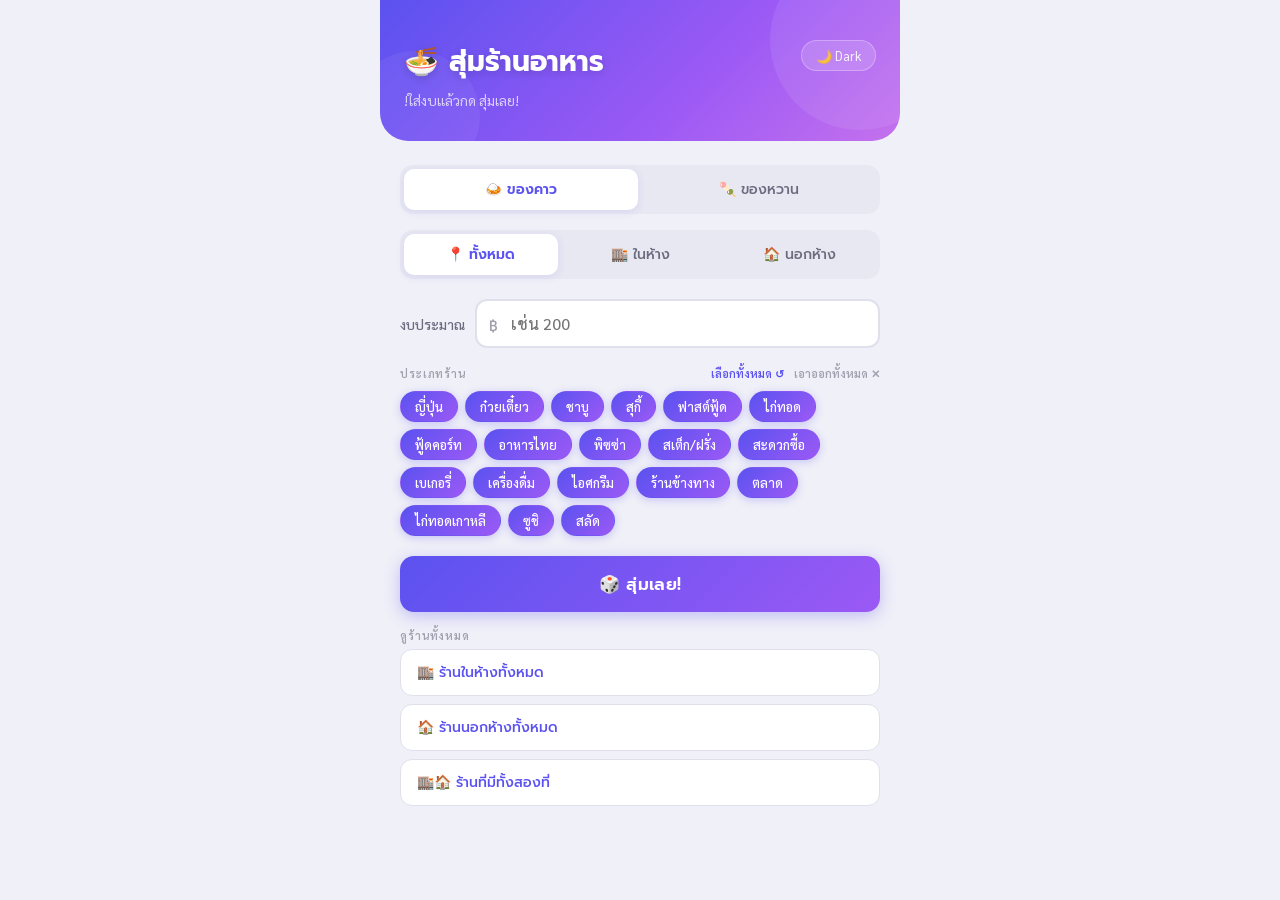
<file: index.html>
<!DOCTYPE html>
<html lang="th">
<head>
  <meta charset="UTF-8">
  <meta name="viewport" content="width=device-width, initial-scale=1.0">
  <title>สุ่มร้านอาหาร</title>
  <link rel="stylesheet" href="food_randomizer.css">
</head>
<body>
  <div class="wrap">

    <!-- Hero -->
    <div class="hero">
      <div class="top-bar">
        <h1>🍜 สุ่มร้านอาหาร</h1>
        <button class="dark-toggle" id="darkBtn" onclick="toggleDark()">🌙 Dark</button>
      </div>
      <p class="sub">!ใส่งบแล้วกด สุ่มเลย!</p>
    </div>

    <!-- Content -->
    <div class="content">

      <div class="mode-tabs">
        <button class="mode-tab active" id="tab-savory" onclick="switchType('savory')">🍛 ของคาว</button>
        <button class="mode-tab" id="tab-sweet" onclick="switchType('sweet')">🍡 ของหวาน</button>
      </div>

      <div class="mode-tabs" style="margin-bottom:1.25rem">
        <button class="mode-tab active" id="loc-all" onclick="switchLocation('all')">📍 ทั้งหมด</button>
        <button class="mode-tab" id="loc-mall" onclick="switchLocation('mall')">🏬 ในห้าง</button>
        <button class="mode-tab" id="loc-outside" onclick="switchLocation('outside')">🏠 นอกห้าง</button>
      </div>

      <div class="input-row">
        <label>งบประมาณ</label>
        <div class="budget-wrap">
          <span>฿</span>
          <input type="number" id="budget" placeholder="เช่น 200" min="1" />
        </div>
      </div>

      <div style="display:flex;justify-content:space-between;align-items:center;margin-bottom:8px">
        <p class="section-label" style="margin-bottom:0">ประเภทร้าน</p>
        <div style="display:flex;gap:10px"><button onclick="resetAllCats()" 
          style="font-size:11px;font-family:'Sarabun',sans-serif;background:none;border:none;color:var(--accent);cursor:pointer;font-weight:600;padding:2px 0;">เลือกทั้งหมด ↺</button><button 
          onclick="clearAllCats()"
          style="font-size:11px;font-family:'Sarabun',sans-serif;background:none;border:none;color:var(--text-muted);cursor:pointer;font-weight:600;padding:2px 0;">เอาออกทั้งหมด ✕</button></div>
      </div>
      <div class="tags" id="tags"></div>

      <button class="spin-btn" onclick="spin()">🎲 สุ่มเลย!</button>

      <p class="list-btns-label">ดูร้านทั้งหมด</p>
      <div class="list-btns">
        <button class="mall-btn" onclick="openAllByLocation('mall')">🏬 ร้านในห้างทั้งหมด</button>
        <button class="mall-btn" onclick="openAllByLocation('outside')">🏠 ร้านนอกห้างทั้งหมด</button>
        <button class="mall-btn" onclick="openAllByLocation('both')">🏬🏠 ร้านที่มีทั้งสองที่</button>
      </div>

      <div id="results"></div>

    </div>
  </div>

  <script src="food_randomizer.js"></script>
  <script>
    function toggleDark() {
      const isDark = document.body.classList.toggle('dark');
      document.getElementById('darkBtn').textContent = isDark ? '☀️ Light' : '🌙 Dark';
      localStorage.setItem('theme', isDark ? 'dark' : 'light');
    }
    if (localStorage.getItem('theme') === 'dark') {
      document.body.classList.add('dark');
      document.getElementById('darkBtn').textContent = '☀️ Light';
    }
  </script>
</body>
</html>
</file>
<file: food_randomizer.css>
@import url('https://fonts.googleapis.com/css2?family=Sarabun:wght@400;500;600&family=Prompt:wght@500;600;700&display=swap');

* {
  box-sizing: border-box;
  margin: 0;
  padding: 0;
}

:root {
  --bg: #f0f0f8;
  --bg-card: #ffffff;
  --bg-surface: #e8e8f2;
  --bg-tab-active: #ffffff;
  --text-primary: #18181f;
  --text-secondary: #6b6b80;
  --text-muted: #a0a0b0;
  --border: #e0e0ec;
  --border-card: #ebebf5;
  --badge-bg: #f0f0f8;
  --badge-color: #6b6b80;
  --badge-border: #e0e0ec;
  --accent: #5b52f0;
  --accent-2: #9b59f5;
  --accent-hover: #f0eeff;
  --mall-btn-bg: #ffffff;
  --shadow-tab: 0 2px 8px rgba(91,82,240,0.12);
  --shadow-card: 0 2px 16px rgba(91,82,240,0.06);
  --shadow-btn: 0 4px 16px rgba(91,82,240,0.32);
}

body.dark {
  --bg: #0d0d14;
  --bg-card: #161620;
  --bg-surface: #1f1f2e;
  --bg-tab-active: #2a2a3e;
  --text-primary: #eeeef8;
  --text-secondary: #9090a8;
  --text-muted: #55556a;
  --border: #2a2a3e;
  --border-card: #22223a;
  --badge-bg: #1f1f2e;
  --badge-color: #9090a8;
  --badge-border: #2a2a3e;
  --accent: #8b84ff;
  --accent-2: #b07aff;
  --accent-hover: #1a1a2e;
  --mall-btn-bg: #161620;
  --shadow-tab: 0 2px 8px rgba(0,0,0,0.4);
  --shadow-card: 0 2px 16px rgba(0,0,0,0.3);
  --shadow-btn: 0 4px 16px rgba(139,132,255,0.28);
}

body {
  font-family: 'Sarabun', sans-serif;
  background: var(--bg);
  color: var(--text-primary);
  min-height: 100vh;
  display: flex;
  justify-content: center;
  padding: 0 0 3rem 0;
  transition: background 0.3s, color 0.3s;
}

.wrap {
  max-width: 520px;
  width: 100%;
}

/* Hero header */
.hero {
  background: linear-gradient(135deg, #5b52f0 0%, #9b59f5 60%, #c471ed 100%);
  padding: 2.5rem 1.5rem 2rem;
  margin-bottom: 1.5rem;
  position: relative;
  overflow: hidden;
  border-radius: 0 0 28px 28px;
}

.hero::before {
  content: '';
  position: absolute;
  top: -50px; right: -50px;
  width: 180px; height: 180px;
  background: rgba(255,255,255,0.08);
  border-radius: 50%;
}

.hero::after {
  content: '';
  position: absolute;
  bottom: -40px; left: -30px;
  width: 130px; height: 130px;
  background: rgba(255,255,255,0.05);
  border-radius: 50%;
}

.top-bar {
  display: flex;
  justify-content: space-between;
  align-items: flex-start;
  margin-bottom: 0.5rem;
  position: relative;
  z-index: 1;
}

h1 {
  font-family: 'Prompt', sans-serif;
  font-size: 28px;
  font-weight: 700;
  color: #fff;
  text-shadow: 0 2px 8px rgba(0,0,0,0.15);
}

.sub {
  font-size: 14px;
  color: rgba(255,255,255,0.72);
  position: relative;
  z-index: 1;
}

.dark-toggle {
  background: rgba(255,255,255,0.15);
  border: 1px solid rgba(255,255,255,0.28);
  border-radius: 20px;
  padding: 6px 14px;
  font-size: 13px;
  font-family: 'Sarabun', sans-serif;
  color: rgba(255,255,255,0.9);
  cursor: pointer;
  transition: all 0.2s;
}

.dark-toggle:hover {
  background: rgba(255,255,255,0.26);
}

/* Content */
.content {
  padding: 0 1.25rem;
}

/* Tabs */
.mode-tabs {
  display: flex;
  gap: 5px;
  margin-bottom: 1rem;
  background: var(--bg-surface);
  padding: 4px;
  border-radius: 13px;
  transition: background 0.3s;
}

.mode-tab {
  flex: 1;
  padding: 10px 12px;
  font-size: 14px;
  font-family: 'Prompt', sans-serif;
  font-weight: 500;
  border: none;
  border-radius: 10px;
  background: transparent;
  color: var(--text-secondary);
  cursor: pointer;
  transition: all 0.2s;
}

.mode-tab.active {
  background: var(--bg-tab-active);
  color: var(--accent);
  box-shadow: var(--shadow-tab);
  font-weight: 600;
}

.mode-tab:hover:not(.active) {
  color: var(--text-primary);
}

/* Input */
.input-row {
  display: flex;
  gap: 10px;
  align-items: center;
  margin-bottom: 1rem;
}

.input-row label {
  font-size: 14px;
  color: var(--text-secondary);
  white-space: nowrap;
  font-weight: 500;
}

.budget-wrap {
  position: relative;
  flex: 1;
}

.budget-wrap span {
  position: absolute;
  left: 14px;
  top: 50%;
  transform: translateY(-50%);
  font-size: 15px;
  color: var(--text-muted);
  pointer-events: none;
  font-weight: 600;
}

.budget-wrap input {
  width: 100%;
  padding: 12px 14px 12px 34px;
  font-size: 16px;
  font-family: 'Sarabun', sans-serif;
  border: 2px solid var(--border);
  border-radius: 12px;
  background: var(--bg-card);
  color: var(--text-primary);
  outline: none;
  transition: all 0.2s;
  font-weight: 500;
}

.budget-wrap input:focus {
  border-color: var(--accent);
  box-shadow: 0 0 0 4px rgba(91,82,240,0.1);
}

/* Tags */
.section-label {
  font-size: 11px;
  color: var(--text-muted);
  margin-bottom: 8px;
  letter-spacing: 0.08em;
  text-transform: uppercase;
  font-weight: 600;
}

.tags {
  display: flex;
  flex-wrap: wrap;
  gap: 7px;
  margin-bottom: 1.25rem;
}

.tag {
  padding: 6px 14px;
  border-radius: 20px;
  font-size: 13px;
  cursor: pointer;
  border: 1.5px solid var(--border);
  background: var(--bg-card);
  color: var(--text-secondary);
  transition: all 0.18s;
  font-family: 'Sarabun', sans-serif;
  font-weight: 500;
}

.tag.active {
  background: linear-gradient(135deg, var(--accent), var(--accent-2));
  border-color: transparent;
  color: #fff;
  box-shadow: 0 2px 8px rgba(91,82,240,0.28);
}

.tag:hover:not(.active) {
  border-color: var(--accent);
  color: var(--accent);
}

/* Spin button */
.spin-btn {
  width: 100%;
  padding: 15px;
  font-size: 17px;
  font-family: 'Prompt', sans-serif;
  font-weight: 600;
  background: linear-gradient(135deg, var(--accent) 0%, var(--accent-2) 100%);
  color: #fff;
  border: none;
  border-radius: 14px;
  cursor: pointer;
  transition: transform 0.15s, box-shadow 0.15s;
  margin-bottom: 1rem;
  box-shadow: var(--shadow-btn);
  letter-spacing: 0.02em;
}

.spin-btn:hover {
  transform: translateY(-2px);
  box-shadow: 0 8px 22px rgba(91,82,240,0.42);
}

.spin-btn:active {
  transform: scale(0.98);
}

/* Cards */
.result-card {
  background: var(--bg-card);
  border: 1.5px solid var(--border-card);
  border-radius: 16px;
  padding: 1.25rem;
  margin-bottom: 0.85rem;
  display: flex;
  align-items: center;
  gap: 14px;
  animation: fadeIn 0.4s cubic-bezier(0.16,1,0.3,1) both;
  transition: background 0.3s, border-color 0.2s, box-shadow 0.2s;
  box-shadow: var(--shadow-card);
}

.result-card:hover {
  border-color: var(--accent);
  box-shadow: 0 4px 22px rgba(91,82,240,0.12);
}

@keyframes fadeIn {
  from { opacity: 0; transform: translateY(12px) scale(0.97); }
  to   { opacity: 1; transform: translateY(0) scale(1); }
}

.emoji-box {
  font-size: 30px;
  width: 56px;
  height: 56px;
  display: flex;
  align-items: center;
  justify-content: center;
  background: var(--bg-surface);
  border-radius: 14px;
  flex-shrink: 0;
}

.food-name {
  font-family: 'Prompt', sans-serif;
  font-size: 17px;
  font-weight: 600;
  color: var(--text-primary);
  margin-bottom: 3px;
}

.food-desc {
  font-size: 12px;
  color: var(--text-muted);
  margin-bottom: 6px;
  line-height: 1.5;
}

.food-meta {
  display: flex;
  flex-wrap: wrap;
  gap: 5px;
}

.food-price {
  font-size: 14px;
  font-weight: 600;
  color: var(--accent);
  margin-top: 6px;
}

/* Badges */
.badge {
  display: inline-flex;
  align-items: center;
  padding: 3px 9px;
  border-radius: 20px;
  font-size: 11px;
  font-weight: 500;
  background: var(--badge-bg);
  color: var(--badge-color);
  border: 1px solid var(--badge-border);
}

.badge-sweet {
  background: #fff0f6;
  color: #c2185b;
  border-color: #f8bbd0;
}

.badge-savory {
  background: #f0f4ff;
  color: #3949ab;
  border-color: #c5cae9;
}

body.dark .badge-sweet {
  background: #2e1a24;
  color: #f48fb1;
  border-color: #5a2d3e;
}

body.dark .badge-savory {
  background: #1a1e30;
  color: #9fa8da;
  border-color: #2e3460;
}

/* No result */
.no-result {
  text-align: center;
  padding: 2.5rem 1rem;
  color: var(--text-muted);
  font-size: 15px;
  background: var(--bg-card);
  border-radius: 16px;
  border: 2px dashed var(--border);
}

/* Spin again */
.spin-again {
  display: block;
  text-align: center;
  margin-top: 0.5rem;
  font-size: 14px;
  color: var(--accent);
  cursor: pointer;
  font-family: 'Sarabun', sans-serif;
  font-weight: 500;
  padding: 10px;
  border-radius: 10px;
  transition: background 0.15s;
}

.spin-again:hover {
  background: var(--accent-hover);
}

/* List buttons */
.list-btns-label {
  font-size: 11px;
  color: var(--text-muted);
  letter-spacing: 0.08em;
  text-transform: uppercase;
  font-weight: 600;
  margin-bottom: 6px;
}

.list-btns {
  display: flex;
  flex-direction: column;
  gap: 8px;
  margin-bottom: 1.5rem;
}

.mall-btn {
  width: 100%;
  padding: 12px 16px;
  font-size: 14px;
  font-family: 'Prompt', sans-serif;
  font-weight: 500;
  background: var(--mall-btn-bg);
  color: var(--accent);
  border: 1.5px solid var(--border);
  border-radius: 12px;
  cursor: pointer;
  transition: all 0.18s;
  text-align: left;
}

.mall-btn:hover {
  background: var(--accent-hover);
  border-color: var(--accent);
}

.mall-btn:active {
  transform: scale(0.98);
}
</file>
